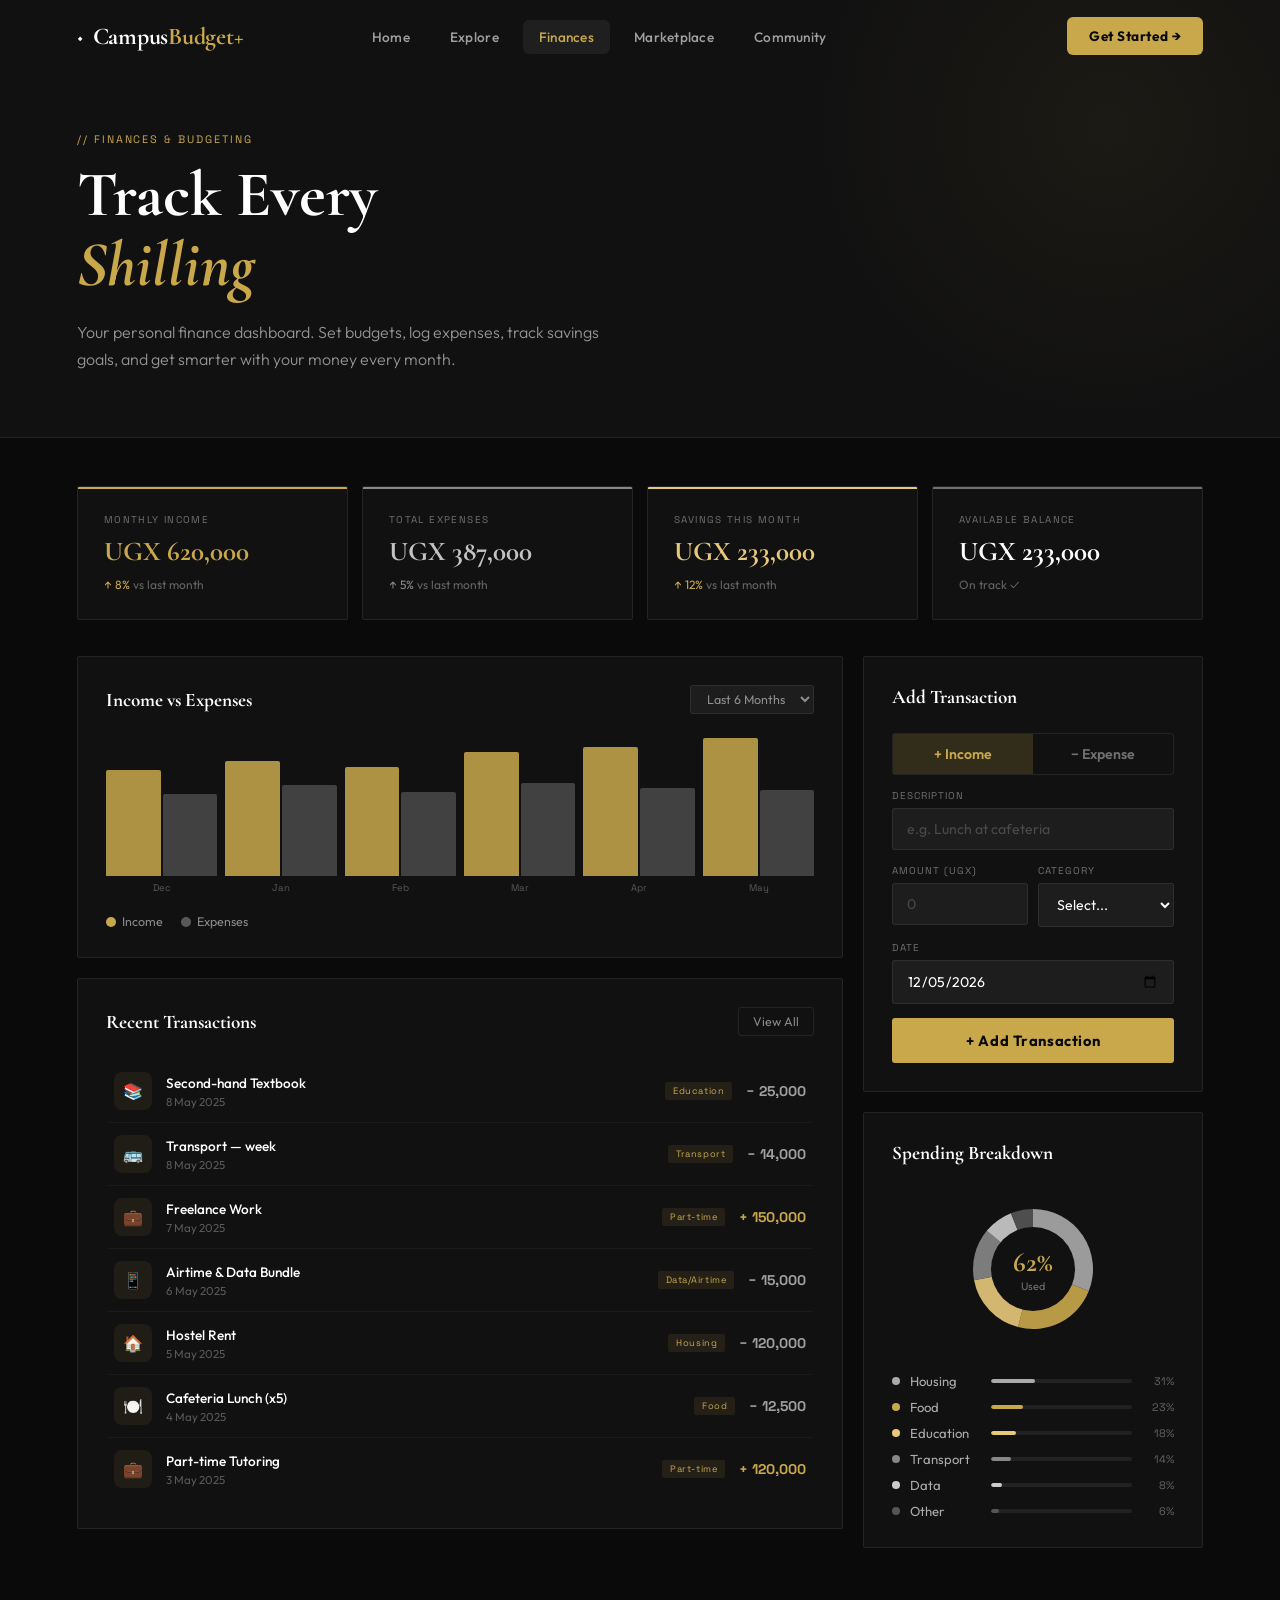
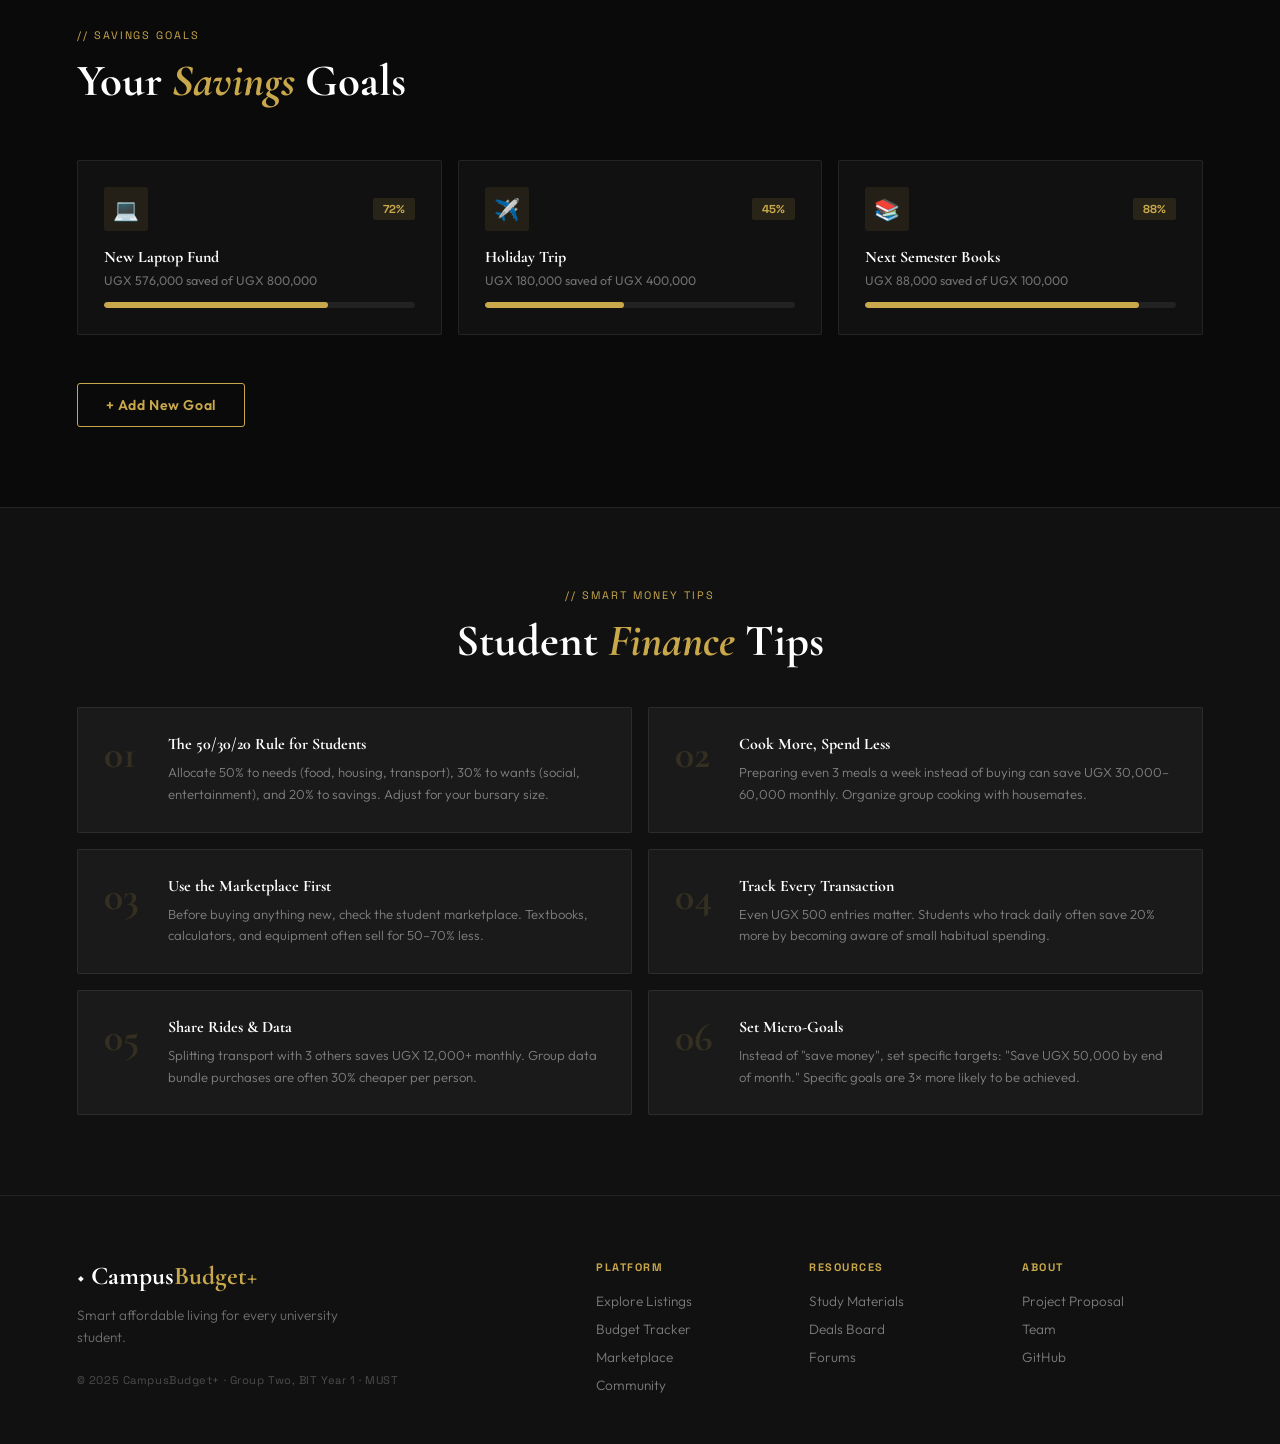
<file: Finances.html>
<!DOCTYPE html>
<html lang="en">
<head>
  <meta charset="UTF-8" />
  <meta name="viewport" content="width=device-width, initial-scale=1.0" />
  <title>Finances & Budget | UniThrive+</title>
  <link rel="preconnect" href="https://fonts.googleapis.com" />
  <link rel="preconnect" href="https://fonts.gstatic.com" crossorigin />
  <link href="https://fonts.googleapis.com/css2?family=Cormorant+Garamond:ital,wght@0,300;0,400;0,600;0,700;1,300;1,400;1,600&family=Outfit:wght@300;400;500;600;700&family=Space+Grotesk:wght@400;500;700&display=swap" rel="stylesheet" />
  <link rel="stylesheet" href="shared.css" />
  <style>
    /* ── OVERVIEW CARDS ── */
    .budget-dash { padding: 48px 6vw 80px; background: var(--black); }
    .overview-cards {
      display: grid;
      grid-template-columns: repeat(4, 1fr);
      gap: 14px;
      margin-bottom: 36px;
    }
    .ov-card {
      background: var(--black-2);
      border: 1px solid var(--border-dark);
      border-radius: 2px;
      padding: 26px;
      position: relative;
      overflow: hidden;
      transition: all 0.3s;
    }
    .ov-card:hover { border-color: rgba(201,168,76,0.3); transform: translateY(-2px); }
    .ov-card::before {
      content: '';
      position: absolute;
      top: 0; left: 0; right: 0;
      height: 2px;
    }
    .ov-card.income::before { background: var(--gold); }
    .ov-card.expenses::before { background: #888; }
    .ov-card.savings::before { background: var(--gold-light); }
    .ov-card.balance::before { background: rgba(255,255,255,0.4); }
    .ov-label {
      font-family: var(--font-mono);
      font-size: 0.62rem;
      letter-spacing: 0.14em;
      text-transform: uppercase;
      color: rgba(255,255,255,0.4);
      margin-bottom: 12px;
      display: block;
    }
    .ov-value {
      font-family: var(--font-display);
      font-size: 1.7rem;
      font-weight: 700;
      line-height: 1;
      margin-bottom: 8px;
    }
    .ov-card.income .ov-value { color: var(--gold); }
    .ov-card.expenses .ov-value { color: rgba(255,255,255,0.75); }
    .ov-card.savings .ov-value { color: var(--gold-light); }
    .ov-card.balance .ov-value { color: var(--white); }
    .ov-change {
      font-family: var(--font-body);
      font-size: 0.75rem;
      color: rgba(255,255,255,0.35);
    }
    .ov-change .up { color: var(--gold); }
    .ov-change .dn { color: rgba(255,255,255,0.5); }

    /* ── DASH LAYOUT ── */
    .dash-layout {
      display: grid;
      grid-template-columns: 1fr 340px;
      gap: 20px;
      align-items: start;
    }
    .dash-panel {
      background: var(--black-2);
      border: 1px solid var(--border-dark);
      border-radius: 2px;
      padding: 28px;
    }
    .panel-title {
      font-family: var(--font-display);
      font-size: 1.2rem;
      font-weight: 700;
      color: var(--white);
      margin-bottom: 24px;
      display: flex;
      align-items: center;
      justify-content: space-between;
    }
    .panel-action {
      background: none;
      border: 1px solid var(--border-dark);
      border-radius: 3px;
      padding: 6px 14px;
      font-family: var(--font-body);
      font-size: 0.78rem;
      color: rgba(255,255,255,0.5);
      cursor: pointer;
      transition: all 0.2s;
    }
    .panel-action:hover { border-color: var(--gold); color: var(--gold); }

    /* Bar Chart */
    .bar-chart {
      display: flex;
      align-items: flex-end;
      gap: 8px;
      height: 160px;
      margin-bottom: 16px;
      padding-bottom: 4px;
    }
    .bar-col {
      flex: 1;
      display: flex;
      flex-direction: column;
      align-items: center;
      gap: 6px;
      height: 100%;
      justify-content: flex-end;
    }
    .bar-wrap {
      width: 100%;
      display: flex;
      gap: 2px;
      align-items: flex-end;
      flex: 1;
    }
    .bar {
      flex: 1;
      border-radius: 2px 2px 0 0;
      min-height: 4px;
      transition: height 1s cubic-bezier(0.34, 1.56, 0.64, 1);
    }
    .bar.inc { background: var(--gold); opacity: 0.85; }
    .bar.exp { background: rgba(255,255,255,0.2); }
    .bar-label {
      font-family: var(--font-mono);
      font-size: 0.6rem;
      color: rgba(255,255,255,0.3);
    }
    .chart-legend {
      display: flex;
      gap: 18px;
    }
    .legend-item {
      display: flex;
      align-items: center;
      gap: 6px;
      font-family: var(--font-body);
      font-size: 0.78rem;
      color: rgba(255,255,255,0.5);
    }
    .legend-dot { width: 10px; height: 10px; border-radius: 50%; }

    /* Transactions */
    .transactions-list { display: flex; flex-direction: column; }
    .transaction {
      display: flex;
      align-items: center;
      gap: 14px;
      padding: 12px 8px;
      border-bottom: 1px solid rgba(255,255,255,0.04);
      border-radius: 3px;
      transition: background 0.15s;
    }
    .transaction:last-child { border-bottom: none; }
    .transaction:hover { background: rgba(255,255,255,0.02); }
    .txn-icon {
      width: 38px; height: 38px;
      border-radius: 8px;
      display: flex;
      align-items: center;
      justify-content: center;
      font-size: 1rem;
      flex-shrink: 0;
    }
    .txn-info { flex: 1; min-width: 0; }
    .txn-name {
      font-family: var(--font-body);
      font-size: 0.85rem;
      font-weight: 500;
      color: var(--white);
      margin-bottom: 2px;
      white-space: nowrap;
      overflow: hidden;
      text-overflow: ellipsis;
    }
    .txn-date {
      font-family: var(--font-body);
      font-size: 0.72rem;
      color: rgba(255,255,255,0.3);
    }
    .txn-cat {
      padding: 3px 8px;
      border-radius: 2px;
      font-family: var(--font-mono);
      font-size: 0.58rem;
      letter-spacing: 0.06em;
    }
    .txn-amount {
      font-family: var(--font-mono);
      font-size: 0.88rem;
      font-weight: 700;
    }
    .txn-amount.credit { color: var(--gold); }
    .txn-amount.debit { color: rgba(255,255,255,0.6); }

    /* Add Transaction Form */
    .add-form { display: flex; flex-direction: column; gap: 14px; }
    .form-row { display: grid; grid-template-columns: 1fr 1fr; gap: 10px; }
    .form-group { display: flex; flex-direction: column; gap: 6px; }
    .form-label {
      font-family: var(--font-mono);
      font-size: 0.62rem;
      letter-spacing: 0.1em;
      text-transform: uppercase;
      color: rgba(255,255,255,0.4);
    }
    .form-input, .form-select {
      background: rgba(255,255,255,0.05);
      border: 1px solid var(--border-dark);
      border-radius: 3px;
      padding: 11px 14px;
      font-family: var(--font-body);
      font-size: 0.88rem;
      color: var(--white);
      outline: none;
      transition: border-color 0.2s;
      width: 100%;
    }
    .form-input:focus, .form-select:focus { border-color: var(--gold); }
    .form-input::placeholder { color: rgba(255,255,255,0.2); }
    .form-select option { background: var(--black-2); }
    .type-toggle {
      display: grid;
      grid-template-columns: 1fr 1fr;
      border: 1px solid var(--border-dark);
      border-radius: 3px;
      overflow: hidden;
    }
    .type-btn {
      padding: 11px;
      border: none;
      background: none;
      font-family: var(--font-body);
      font-size: 0.88rem;
      font-weight: 600;
      cursor: pointer;
      color: rgba(255,255,255,0.4);
      transition: all 0.2s;
    }
    .type-btn.active.income { background: rgba(201,168,76,0.18); color: var(--gold); }
    .type-btn.active.expense { background: rgba(255,255,255,0.08); color: rgba(255,255,255,0.8); }
    .add-btn {
      width: 100%;
      padding: 13px;
      background: var(--gold);
      color: var(--black);
      border: none;
      border-radius: 3px;
      font-family: var(--font-body);
      font-size: 0.92rem;
      font-weight: 700;
      cursor: pointer;
      transition: all 0.3s;
      letter-spacing: 0.04em;
    }
    .add-btn:hover { background: var(--gold-light); transform: translateY(-1px); }

    /* Donut */
    .donut-wrap {
      position: relative;
      width: 160px; height: 160px;
      margin: 0 auto 24px;
    }
    .donut-svg { width: 160px; height: 160px; }
    .donut-center {
      position: absolute;
      inset: 0;
      display: flex;
      flex-direction: column;
      align-items: center;
      justify-content: center;
    }
    .donut-pct {
      font-family: var(--font-display);
      font-size: 1.7rem;
      font-weight: 700;
      color: var(--gold);
    }
    .donut-label {
      font-family: var(--font-body);
      font-size: 0.68rem;
      color: rgba(255,255,255,0.4);
    }
    .spending-cats { display: flex; flex-direction: column; gap: 10px; }
    .spending-cat { display: flex; align-items: center; gap: 10px; }
    .cat-dot { width: 8px; height: 8px; border-radius: 50%; flex-shrink: 0; }
    .cat-name {
      font-family: var(--font-body);
      font-size: 0.82rem;
      color: rgba(255,255,255,0.65);
      flex: 1;
    }
    .cat-bar-bg {
      flex: 2;
      height: 4px;
      background: rgba(255,255,255,0.07);
      border-radius: 10px;
      overflow: hidden;
    }
    .cat-bar-fill { height: 100%; border-radius: 10px; transition: width 1.2s ease; }
    .cat-pct {
      font-family: var(--font-mono);
      font-size: 0.68rem;
      color: rgba(255,255,255,0.35);
      width: 32px;
      text-align: right;
    }

    /* ── SAVINGS GOALS ── */
    .goals-section { padding: 0 6vw 80px; background: var(--black); }
    .goals-header {
      display: flex;
      align-items: flex-end;
      justify-content: space-between;
      margin-bottom: 32px;
    }
    .goals-grid {
      display: grid;
      grid-template-columns: repeat(3, 1fr);
      gap: 16px;
    }
    .goal-card {
      background: var(--black-2);
      border: 1px solid var(--border-dark);
      border-radius: 2px;
      padding: 26px;
      transition: all 0.3s;
    }
    .goal-card:hover {
      border-color: rgba(201,168,76,0.3);
      transform: translateY(-3px);
      box-shadow: 0 16px 40px rgba(0,0,0,0.3);
    }
    .goal-header-row {
      display: flex;
      align-items: center;
      justify-content: space-between;
      margin-bottom: 16px;
    }
    .goal-icon {
      width: 44px; height: 44px;
      border-radius: 3px;
      display: flex;
      align-items: center;
      justify-content: center;
      font-size: 1.3rem;
      background: rgba(201,168,76,0.1);
    }
    .goal-pct-badge {
      font-family: var(--font-mono);
      font-size: 0.72rem;
      font-weight: 700;
      color: var(--gold);
      background: rgba(201,168,76,0.12);
      padding: 4px 10px;
      border-radius: 2px;
    }
    .goal-name {
      font-family: var(--font-display);
      font-size: 1rem;
      font-weight: 700;
      color: var(--white);
      margin-bottom: 6px;
    }
    .goal-amounts {
      font-family: var(--font-body);
      font-size: 0.78rem;
      color: rgba(255,255,255,0.4);
      margin-bottom: 14px;
    }
    .goal-bar-bg {
      height: 6px;
      background: rgba(255,255,255,0.07);
      border-radius: 10px;
      overflow: hidden;
    }
    .goal-bar-fill {
      height: 100%;
      border-radius: 10px;
      background: var(--gold);
      transition: width 1.5s ease;
    }
    .add-goal-btn {
      margin-top: 24px;
      padding: 12px 28px;
      background: none;
      border: 1px solid var(--gold);
      border-radius: 3px;
      color: var(--gold);
      font-family: var(--font-body);
      font-size: 0.88rem;
      font-weight: 600;
      cursor: pointer;
      transition: all 0.3s;
      letter-spacing: 0.04em;
    }
    .add-goal-btn:hover { background: var(--gold); color: var(--black); }

    /* ── TIPS ── */
    .tips-section { padding: 80px 6vw; background: var(--black-2); border-top: 1px solid var(--border-dark); }
    .tips-grid {
      display: grid;
      grid-template-columns: repeat(2, 1fr);
      gap: 16px;
      margin-top: 40px;
    }
    .tip-card {
      display: flex;
      gap: 20px;
      background: var(--black-3);
      border: 1px solid var(--border-dark);
      border-radius: 2px;
      padding: 26px;
      transition: all 0.3s;
    }
    .tip-card:hover { border-color: rgba(201,168,76,0.2); }
    .tip-num {
      font-family: var(--font-display);
      font-size: 2.5rem;
      font-weight: 700;
      color: rgba(201,168,76,0.15);
      line-height: 1;
      flex-shrink: 0;
      width: 44px;
    }
    .tip-title {
      font-family: var(--font-display);
      font-size: 1rem;
      font-weight: 700;
      color: var(--white);
      margin-bottom: 8px;
    }
    .tip-text {
      font-family: var(--font-body);
      font-size: 0.82rem;
      color: rgba(255,255,255,0.45);
      line-height: 1.65;
      font-weight: 300;
    }

    @media (max-width: 1024px) {
      .overview-cards { grid-template-columns: repeat(2, 1fr); }
      .dash-layout { grid-template-columns: 1fr; }
      .goals-grid { grid-template-columns: repeat(2, 1fr); }
    }
    @media (max-width: 600px) {
      .overview-cards { grid-template-columns: 1fr 1fr; }
      .goals-grid, .tips-grid { grid-template-columns: 1fr; }
    }
  </style>
</head>
<body>
<nav class="navbar scrolled" id="navbar">
  <div class="nav-inner">
    <a href="index.html" class="nav-logo"><span class="logo-icon">◆</span><span>Campus<strong>Budget+</strong></span></a>
    <ul class="nav-links">
      <li><a href="index.html">Home</a></li>
      <li><a href="explore.html">Explore</a></li>
      <li><a href="finances.html" class="active">Finances</a></li>
      <li><a href="marketplace.html">Marketplace</a></li>
      <li><a href="community.html">Community</a></li>
    </ul>
    <div class="nav-actions"><a href="finances.html" class="nav-btn">Get Started →</a></div>
    <button class="nav-hamburger" id="hamburger"><span></span><span></span><span></span></button>
  </div>
</nav>
<div class="mobile-menu" id="mobileMenu">
  <a href="index.html">Home</a>
  <a href="explore.html">Explore</a>
  <a href="finances.html" class="active">Finances</a>
  <a href="marketplace.html">Marketplace</a>
  <a href="community.html">Community</a>
</div>

<div class="page-header">
  <div class="page-header-inner">
    <span class="section-tag">// Finances & Budgeting</span>
    <h1>Track Every<br><em>Shilling</em></h1>
    <p>Your personal finance dashboard. Set budgets, log expenses, track savings goals, and get smarter with your money every month.</p>
  </div>
</div>

<section class="budget-dash">
  <!-- Overview -->
  <div class="overview-cards">
    <div class="ov-card income reveal">
      <span class="ov-label">Monthly Income</span>
      <div class="ov-value">UGX 620,000</div>
      <span class="ov-change"><span class="up">↑ 8%</span> vs last month</span>
    </div>
    <div class="ov-card expenses reveal reveal-delay-1">
      <span class="ov-label">Total Expenses</span>
      <div class="ov-value">UGX 387,000</div>
      <span class="ov-change"><span class="dn">↑ 5%</span> vs last month</span>
    </div>
    <div class="ov-card savings reveal reveal-delay-2">
      <span class="ov-label">Savings This Month</span>
      <div class="ov-value">UGX 233,000</div>
      <span class="ov-change"><span class="up">↑ 12%</span> vs last month</span>
    </div>
    <div class="ov-card balance reveal reveal-delay-3">
      <span class="ov-label">Available Balance</span>
      <div class="ov-value">UGX 233,000</div>
      <span class="ov-change">On track ✓</span>
    </div>
  </div>

  <div class="dash-layout">
    <div style="display:flex;flex-direction:column;gap:20px;">
      <!-- Chart -->
      <div class="dash-panel reveal">
        <div class="panel-title">
          Income vs Expenses
          <select style="background:rgba(255,255,255,0.05);border:1px solid var(--border-dark);border-radius:3px;padding:5px 12px;color:rgba(255,255,255,0.5);font-family:var(--font-body);font-size:0.78rem;outline:none;">
            <option>Last 6 Months</option>
            <option>Last 3 Months</option>
            <option>This Year</option>
          </select>
        </div>
        <div class="bar-chart" id="barChart"></div>
        <div class="chart-legend">
          <div class="legend-item"><div class="legend-dot" style="background:var(--gold)"></div>Income</div>
          <div class="legend-item"><div class="legend-dot" style="background:rgba(255,255,255,0.3)"></div>Expenses</div>
        </div>
      </div>
      <!-- Transactions -->
      <div class="dash-panel reveal">
        <div class="panel-title">
          Recent Transactions
          <button class="panel-action">View All</button>
        </div>
        <div class="transactions-list" id="txnList"></div>
      </div>
    </div>

    <!-- Right col -->
    <div style="display:flex;flex-direction:column;gap:20px;">
      <!-- Add -->
      <div class="dash-panel reveal">
        <div class="panel-title">Add Transaction</div>
        <div class="add-form">
          <div class="type-toggle">
            <button class="type-btn active income" id="incomeBtn" onclick="setType('income')">+ Income</button>
            <button class="type-btn expense" id="expenseBtn" onclick="setType('expense')">− Expense</button>
          </div>
          <div class="form-group">
            <label class="form-label">Description</label>
            <input class="form-input" type="text" placeholder="e.g. Lunch at cafeteria" id="txnDesc" />
          </div>
          <div class="form-row">
            <div class="form-group">
              <label class="form-label">Amount (UGX)</label>
              <input class="form-input" type="number" placeholder="0" id="txnAmt" />
            </div>
            <div class="form-group">
              <label class="form-label">Category</label>
              <select class="form-select" id="txnCat">
                <option value="">Select...</option>
                <option>🍽️ Food</option>
                <option>🏠 Housing</option>
                <option>🚌 Transport</option>
                <option>📚 Education</option>
                <option>💊 Health</option>
                <option>👗 Clothing</option>
                <option>📱 Data/Airtime</option>
                <option>🎓 Bursary</option>
                <option>💼 Part-time</option>
                <option>🎁 Other</option>
              </select>
            </div>
          </div>
          <div class="form-group">
            <label class="form-label">Date</label>
            <input class="form-input" type="date" id="txnDate" />
          </div>
          <button class="add-btn" onclick="addTransaction()">+ Add Transaction</button>
        </div>
      </div>
      <!-- Donut -->
      <div class="dash-panel reveal">
        <div class="panel-title">Spending Breakdown</div>
        <div class="donut-wrap">
          <svg class="donut-svg" viewBox="0 0 160 160" id="donutSvg"></svg>
          <div class="donut-center">
            <span class="donut-pct">62%</span>
            <span class="donut-label">Used</span>
          </div>
        </div>
        <div class="spending-cats" id="spendingCats"></div>
      </div>
    </div>
  </div>
</section>

<!-- SAVINGS GOALS -->
<section class="goals-section">
  <div class="goals-header reveal">
    <div>
      <span class="section-tag">// Savings Goals</span>
      <h2 class="section-title">Your <em>Savings</em> Goals</h2>
    </div>
  </div>
  <div class="goals-grid">
    <div class="goal-card reveal">
      <div class="goal-header-row">
        <div class="goal-icon">💻</div>
        <span class="goal-pct-badge">72%</span>
      </div>
      <div class="goal-name">New Laptop Fund</div>
      <div class="goal-amounts">UGX 576,000 saved of UGX 800,000</div>
      <div class="goal-bar-bg"><div class="goal-bar-fill" style="width:72%;"></div></div>
    </div>
    <div class="goal-card reveal reveal-delay-1">
      <div class="goal-header-row">
        <div class="goal-icon">✈️</div>
        <span class="goal-pct-badge">45%</span>
      </div>
      <div class="goal-name">Holiday Trip</div>
      <div class="goal-amounts">UGX 180,000 saved of UGX 400,000</div>
      <div class="goal-bar-bg"><div class="goal-bar-fill" style="width:45%;"></div></div>
    </div>
    <div class="goal-card reveal reveal-delay-2">
      <div class="goal-header-row">
        <div class="goal-icon">📚</div>
        <span class="goal-pct-badge">88%</span>
      </div>
      <div class="goal-name">Next Semester Books</div>
      <div class="goal-amounts">UGX 88,000 saved of UGX 100,000</div>
      <div class="goal-bar-bg"><div class="goal-bar-fill" style="width:88%;"></div></div>
    </div>
  </div>
  <div style="margin-top:24px;">
    <button class="add-goal-btn">+ Add New Goal</button>
  </div>
</section>

<!-- TIPS -->
<section class="tips-section">
  <div class="reveal" style="text-align:center;">
    <span class="section-tag">// Smart Money Tips</span>
    <h2 class="section-title">Student <em>Finance</em> Tips</h2>
  </div>
  <div class="tips-grid">
    <div class="tip-card reveal">
      <div class="tip-num">01</div>
      <div>
        <div class="tip-title">The 50/30/20 Rule for Students</div>
        <p class="tip-text">Allocate 50% to needs (food, housing, transport), 30% to wants (social, entertainment), and 20% to savings. Adjust for your bursary size.</p>
      </div>
    </div>
    <div class="tip-card reveal reveal-delay-1">
      <div class="tip-num">02</div>
      <div>
        <div class="tip-title">Cook More, Spend Less</div>
        <p class="tip-text">Preparing even 3 meals a week instead of buying can save UGX 30,000–60,000 monthly. Organize group cooking with housemates.</p>
      </div>
    </div>
    <div class="tip-card reveal">
      <div class="tip-num">03</div>
      <div>
        <div class="tip-title">Use the Marketplace First</div>
        <p class="tip-text">Before buying anything new, check the student marketplace. Textbooks, calculators, and equipment often sell for 50–70% less.</p>
      </div>
    </div>
    <div class="tip-card reveal reveal-delay-1">
      <div class="tip-num">04</div>
      <div>
        <div class="tip-title">Track Every Transaction</div>
        <p class="tip-text">Even UGX 500 entries matter. Students who track daily often save 20% more by becoming aware of small habitual spending.</p>
      </div>
    </div>
    <div class="tip-card reveal">
      <div class="tip-num">05</div>
      <div>
        <div class="tip-title">Share Rides & Data</div>
        <p class="tip-text">Splitting transport with 3 others saves UGX 12,000+ monthly. Group data bundle purchases are often 30% cheaper per person.</p>
      </div>
    </div>
    <div class="tip-card reveal reveal-delay-1">
      <div class="tip-num">06</div>
      <div>
        <div class="tip-title">Set Micro-Goals</div>
        <p class="tip-text">Instead of "save money", set specific targets: "Save UGX 50,000 by end of month." Specific goals are 3× more likely to be achieved.</p>
      </div>
    </div>
  </div>
</section>

<footer class="footer">
  <div class="footer-inner">
    <div class="footer-brand">
      <div class="footer-logo">◆ Campus<strong>Budget+</strong></div>
      <p class="footer-tagline">Smart affordable living for every university student.</p>
      <p class="footer-copy">© 2025 CampusBudget+ · Group Two, BIT Year 1 · MUST</p>
    </div>
    <div class="footer-links">
      <div class="footer-col">
        <h4>Platform</h4>
        <a href="explore.html">Explore Listings</a>
        <a href="finances.html">Budget Tracker</a>
        <a href="marketplace.html">Marketplace</a>
        <a href="community.html">Community</a>
      </div>
      <div class="footer-col">
        <h4>Resources</h4>
        <a href="explore.html#resources">Study Materials</a>
        <a href="explore.html#deals">Deals Board</a>
        <a href="community.html#forum">Forums</a>
      </div>
      <div class="footer-col">
        <h4>About</h4>
        <a href="#">Project Proposal</a>
        <a href="#">Team</a>
        <a href="#">GitHub</a>
      </div>
    </div>
  </div>
</footer>

<script src="shared.js"></script>
<script>
  let currentType = 'income';
  function setType(type) {
    currentType = type;
    document.getElementById('incomeBtn').classList.toggle('active', type==='income');
    document.getElementById('incomeBtn').classList.toggle('income', type==='income');
    document.getElementById('expenseBtn').classList.toggle('active', type==='expense');
    document.getElementById('expenseBtn').classList.toggle('expense', type==='expense');
  }

  let transactions = [
    { id:1, desc:'Monthly Bursary', cat:'🎓 Bursary', amount:350000, type:'income', date:'2025-05-01' },
    { id:2, desc:'Part-time Tutoring', cat:'💼 Part-time', amount:120000, type:'income', date:'2025-05-03' },
    { id:3, desc:'Cafeteria Lunch (x5)', cat:'🍽️ Food', amount:12500, type:'expense', date:'2025-05-04' },
    { id:4, desc:'Hostel Rent', cat:'🏠 Housing', amount:120000, type:'expense', date:'2025-05-05' },
    { id:5, desc:'Airtime & Data Bundle', cat:'📱 Data/Airtime', amount:15000, type:'expense', date:'2025-05-06' },
    { id:6, desc:'Freelance Work', cat:'💼 Part-time', amount:150000, type:'income', date:'2025-05-07' },
    { id:7, desc:'Transport — week', cat:'🚌 Transport', amount:14000, type:'expense', date:'2025-05-08' },
    { id:8, desc:'Second-hand Textbook', cat:'📚 Education', amount:25000, type:'expense', date:'2025-05-08' },
  ];

  const catColors = {
    '🍽️ Food':'#C9A84C','🏠 Housing':'#aaa','🚌 Transport':'#888','📚 Education':'#E8C97A',
    '💊 Health':'#ccc','👗 Clothing':'#ddd','📱 Data/Airtime':'#999','🎓 Bursary':'#C9A84C',
    '💼 Part-time':'#E8C97A','🎁 Other':'#666',
  };

  function renderTransactions() {
    const list = document.getElementById('txnList');
    const recent = [...transactions].reverse().slice(0,7);
    list.innerHTML = recent.map(t => `
      <div class="transaction">
        <div class="txn-icon" style="background:rgba(201,168,76,0.08)">${t.cat.split(' ')[0]}</div>
        <div class="txn-info">
          <div class="txn-name">${t.desc}</div>
          <div class="txn-date">${new Date(t.date).toLocaleDateString('en-GB',{day:'numeric',month:'short',year:'numeric'})}</div>
        </div>
        <span class="txn-cat" style="background:rgba(201,168,76,0.1);color:var(--gold)">${t.cat.split(' ').slice(1).join(' ')}</span>
        <span class="txn-amount ${t.type==='income'?'credit':'debit'}">${t.type==='income'?'+':'−'} ${Number(t.amount).toLocaleString()}</span>
      </div>
    `).join('');
  }

  function addTransaction() {
    const desc = document.getElementById('txnDesc').value.trim();
    const amt = parseFloat(document.getElementById('txnAmt').value);
    const cat = document.getElementById('txnCat').value;
    const date = document.getElementById('txnDate').value || new Date().toISOString().split('T')[0];
    if (!desc||!amt||!cat) { alert('Please fill in description, amount, and category.'); return; }
    transactions.push({id:Date.now(),desc,cat,amount:amt,type:currentType,date});
    document.getElementById('txnDesc').value='';
    document.getElementById('txnAmt').value='';
    renderTransactions();
    renderDonut();
  }

  const chartData=[
    {month:'Dec',inc:480,exp:370},{month:'Jan',inc:520,exp:410},
    {month:'Feb',inc:490,exp:380},{month:'Mar',inc:560,exp:420},
    {month:'Apr',inc:580,exp:395},{month:'May',inc:620,exp:387},
  ];
  function renderBarChart() {
    const chart = document.getElementById('barChart');
    const maxVal = Math.max(...chartData.map(d=>Math.max(d.inc,d.exp)));
    chart.innerHTML = chartData.map(d=>`
      <div class="bar-col">
        <div class="bar-wrap">
          <div class="bar inc" style="height:${(d.inc/maxVal)*100}%"></div>
          <div class="bar exp" style="height:${(d.exp/maxVal)*100}%"></div>
        </div>
        <span class="bar-label">${d.month}</span>
      </div>
    `).join('');
  }

  const spendingData=[
    {name:'Housing',pct:31,color:'#aaaaaa'},
    {name:'Food',pct:23,color:'#C9A84C'},
    {name:'Education',pct:18,color:'#E8C97A'},
    {name:'Transport',pct:14,color:'#888888'},
    {name:'Data',pct:8,color:'#cccccc'},
    {name:'Other',pct:6,color:'#555555'},
  ];
  function renderDonut() {
    const svg = document.getElementById('donutSvg');
    const r=60,cx=80,cy=80;
    const circ=2*Math.PI*r;
    let offset=-Math.PI/2;
    let paths='';
    spendingData.forEach(seg=>{
      const frac=seg.pct/100;
      const x1=cx+r*Math.cos(offset),y1=cy+r*Math.sin(offset);
      offset+=frac*2*Math.PI;
      const x2=cx+r*Math.cos(offset),y2=cy+r*Math.sin(offset);
      const large=frac>0.5?1:0;
      paths+=`<path d="M ${cx} ${cy} L ${x1} ${y1} A ${r} ${r} 0 ${large} 1 ${x2} ${y2} Z" fill="${seg.color}" opacity="0.9"/>`;
    });
    paths+=`<circle cx="${cx}" cy="${cy}" r="42" fill="#111"/>`;
    svg.innerHTML=paths;
    document.getElementById('spendingCats').innerHTML=spendingData.map(s=>`
      <div class="spending-cat">
        <div class="cat-dot" style="background:${s.color}"></div>
        <span class="cat-name">${s.name}</span>
        <div class="cat-bar-bg"><div class="cat-bar-fill" style="width:${s.pct}%;background:${s.color}"></div></div>
        <span class="cat-pct">${s.pct}%</span>
      </div>
    `).join('');
  }

  document.getElementById('txnDate').value=new Date().toISOString().split('T')[0];
  renderBarChart();
  renderTransactions();
  renderDonut();
</script>
</body>
</html>
</file>
<file: shared.css>
/* ═══════════════════════════════════════════════════════════════
   CampusBudget+ · Shared Styles · Black / White / Grey / Gold
   ═══════════════════════════════════════════════════════════════ */

@import url('https://fonts.googleapis.com/css2?family=Cormorant+Garamond:ital,wght@0,300;0,400;0,600;0,700;1,300;1,400;1,600&family=Outfit:wght@300;400;500;600;700&family=Space+Grotesk:wght@400;500;700&display=swap');

/* ── TOKENS ── */
:root {
  --black:       #0A0A0A;
  --black-2:     #111111;
  --black-3:     #1A1A1A;
  --charcoal:    #222222;
  --grey-dark:   #333333;
  --grey:        #666666;
  --grey-mid:    #888888;
  --grey-light:  #BBBBBB;
  --off-white:   #F5F4F0;
  --white:       #FFFFFF;
  --gold:        #C9A84C;
  --gold-light:  #E8C97A;
  --gold-dark:   #9E7A2A;
  --gold-pale:   #F5EDD5;
  --border-dark: rgba(255,255,255,0.08);
  --border-light: rgba(0,0,0,0.1);
  --nav-h:       72px;

  /* Typography */
  --font-display: 'Cormorant Garamond', serif;
  --font-body:    'Outfit', sans-serif;
  --font-mono:    'Space Grotesk', sans-serif;
}

/* ── RESET ── */
*, *::before, *::after { box-sizing: border-box; margin: 0; padding: 0; }
html { scroll-behavior: smooth; }
body {
  font-family: var(--font-body);
  background: var(--black);
  color: var(--white);
  overflow-x: hidden;
  -webkit-font-smoothing: antialiased;
}
img { display: block; max-width: 100%; }
a { text-decoration: none; color: inherit; }
button { font-family: var(--font-body); }

/* ── SCROLLBAR ── */
::-webkit-scrollbar { width: 6px; }
::-webkit-scrollbar-track { background: var(--black); }
::-webkit-scrollbar-thumb { background: var(--gold-dark); border-radius: 3px; }

/* ══════════════════════════════════
   NAVBAR
══════════════════════════════════ */
.navbar {
  position: fixed;
  top: 0; left: 0; right: 0;
  z-index: 1000;
  height: var(--nav-h);
  display: flex;
  align-items: center;
  padding: 0 6vw;
  transition: all 0.4s ease;
  background: transparent;
}
.navbar.scrolled {
  background: rgba(10,10,10,0.96);
  backdrop-filter: blur(20px);
  border-bottom: 1px solid var(--border-dark);
}
.nav-inner {
  display: flex;
  align-items: center;
  width: 100%;
  gap: 0;
}
.nav-logo {
  display: flex;
  align-items: center;
  gap: 10px;
  font-family: var(--font-display);
  font-size: 1.5rem;
  font-weight: 700;
  color: var(--white);
  letter-spacing: -0.01em;
  white-space: nowrap;
}
.logo-icon {
  font-size: 1.3rem;
}
.nav-logo strong {
  color: var(--gold);
}
.nav-links {
  display: flex;
  list-style: none;
  gap: 8px;
  margin-left: auto;
  margin-right: auto;
}
.nav-links a {
  font-family: var(--font-body);
  font-size: 0.85rem;
  font-weight: 500;
  color: rgba(255,255,255,0.6);
  padding: 8px 16px;
  border-radius: 6px;
  letter-spacing: 0.02em;
  transition: all 0.2s;
}
.nav-links a:hover,
.nav-links a.active {
  color: var(--white);
  background: rgba(255,255,255,0.06);
}
.nav-links a.active {
  color: var(--gold);
}
.nav-actions {
  margin-left: auto;
  display: flex;
  align-items: center;
  gap: 12px;
}
.nav-btn {
  display: inline-flex;
  align-items: center;
  gap: 8px;
  background: var(--gold);
  color: var(--black);
  padding: 10px 22px;
  border-radius: 6px;
  font-family: var(--font-body);
  font-size: 0.85rem;
  font-weight: 700;
  letter-spacing: 0.04em;
  transition: all 0.3s;
  white-space: nowrap;
}
.nav-btn:hover {
  background: var(--gold-light);
  transform: translateY(-1px);
  box-shadow: 0 8px 24px rgba(201,168,76,0.35);
}
.nav-hamburger {
  display: none;
  flex-direction: column;
  gap: 5px;
  background: none;
  border: none;
  cursor: pointer;
  padding: 6px;
  margin-left: auto;
}
.nav-hamburger span {
  display: block;
  width: 24px;
  height: 1.5px;
  background: var(--white);
  transition: all 0.3s;
}
.mobile-menu {
  display: none;
  position: fixed;
  top: var(--nav-h);
  left: 0; right: 0;
  background: rgba(10,10,10,0.98);
  backdrop-filter: blur(20px);
  border-bottom: 1px solid var(--border-dark);
  padding: 24px 6vw 32px;
  z-index: 999;
  flex-direction: column;
  gap: 8px;
}
.mobile-menu.open { display: flex; }
.mobile-menu a {
  font-family: var(--font-body);
  font-size: 1rem;
  color: rgba(255,255,255,0.7);
  padding: 12px 0;
  border-bottom: 1px solid var(--border-dark);
  font-weight: 500;
  transition: color 0.2s;
}
.mobile-menu a:hover, .mobile-menu a.active { color: var(--gold); }

/* ══════════════════════════════════
   PAGE HEADER (inner pages)
══════════════════════════════════ */
.page-header {
  padding: calc(var(--nav-h) + 60px) 6vw 64px;
  background: var(--black-2);
  border-bottom: 1px solid var(--border-dark);
  position: relative;
  overflow: hidden;
}
.page-header::before {
  content: '';
  position: absolute;
  top: -40%;
  right: -10%;
  width: 600px;
  height: 600px;
  background: radial-gradient(circle, rgba(201,168,76,0.06) 0%, transparent 70%);
  pointer-events: none;
}
.page-header-inner {
  max-width: 700px;
  position: relative;
  z-index: 1;
}
.page-header h1 {
  font-family: var(--font-display);
  font-size: clamp(2.8rem, 5vw, 4.5rem);
  font-weight: 700;
  line-height: 1.1;
  color: var(--white);
  margin: 12px 0 18px;
}
.page-header h1 em {
  font-style: italic;
  color: var(--gold);
}
.page-header p {
  font-family: var(--font-body);
  font-size: 1rem;
  color: rgba(255,255,255,0.55);
  font-weight: 300;
  line-height: 1.7;
  max-width: 540px;
}

/* ══════════════════════════════════
   SECTION UTILITIES
══════════════════════════════════ */
.section-tag {
  font-family: var(--font-mono);
  font-size: 0.68rem;
  letter-spacing: 0.18em;
  text-transform: uppercase;
  color: var(--gold);
  display: block;
  margin-bottom: 14px;
}
.section-title {
  font-family: var(--font-display);
  font-size: clamp(2rem, 3.5vw, 3rem);
  font-weight: 700;
  line-height: 1.15;
  color: var(--white);
  margin-bottom: 20px;
}
.section-title.dark { color: var(--black); }
.section-title em { font-style: italic; color: var(--gold); }
.section-body {
  font-family: var(--font-body);
  font-size: 1rem;
  color: rgba(255,255,255,0.55);
  line-height: 1.75;
  font-weight: 300;
}
.section-body.dark { color: rgba(0,0,0,0.55); }

/* ══════════════════════════════════
   BUTTONS
══════════════════════════════════ */
.btn-gold {
  display: inline-flex;
  align-items: center;
  gap: 10px;
  background: var(--gold);
  color: var(--black);
  padding: 14px 32px;
  border-radius: 4px;
  font-family: var(--font-body);
  font-size: 0.88rem;
  font-weight: 700;
  letter-spacing: 0.06em;
  text-decoration: none;
  border: 2px solid var(--gold);
  cursor: pointer;
  transition: all 0.3s;
}
.btn-gold:hover {
  background: var(--gold-light);
  border-color: var(--gold-light);
  transform: translateY(-2px);
  box-shadow: 0 12px 32px rgba(201,168,76,0.3);
}
.btn-outline-white {
  display: inline-flex;
  align-items: center;
  gap: 10px;
  background: transparent;
  color: var(--white);
  padding: 14px 32px;
  border-radius: 4px;
  font-family: var(--font-body);
  font-size: 0.88rem;
  font-weight: 600;
  letter-spacing: 0.04em;
  text-decoration: none;
  border: 1px solid rgba(255,255,255,0.35);
  cursor: pointer;
  transition: all 0.3s;
}
.btn-outline-white:hover {
  border-color: var(--white);
  background: rgba(255,255,255,0.07);
}
.btn-outline-gold {
  display: inline-flex;
  align-items: center;
  gap: 10px;
  background: transparent;
  color: var(--gold);
  padding: 12px 28px;
  border-radius: 4px;
  font-family: var(--font-body);
  font-size: 0.85rem;
  font-weight: 600;
  letter-spacing: 0.04em;
  text-decoration: none;
  border: 1px solid var(--gold);
  cursor: pointer;
  transition: all 0.3s;
}
.btn-outline-gold:hover {
  background: var(--gold);
  color: var(--black);
}

/* ══════════════════════════════════
   FOOTER
══════════════════════════════════ */
.footer {
  background: var(--black-2);
  border-top: 1px solid var(--border-dark);
  padding: 64px 6vw 40px;
}
.footer-inner {
  display: grid;
  grid-template-columns: 1.5fr 2fr;
  gap: 64px;
}
.footer-logo {
  font-family: var(--font-display);
  font-size: 1.6rem;
  font-weight: 700;
  color: var(--white);
  margin-bottom: 14px;
}
.footer-logo strong { color: var(--gold); }
.footer-tagline {
  font-family: var(--font-body);
  font-size: 0.85rem;
  color: rgba(255,255,255,0.4);
  font-weight: 300;
  line-height: 1.6;
  margin-bottom: 10px;
  max-width: 280px;
}
.footer-copy {
  font-family: var(--font-mono);
  font-size: 0.7rem;
  color: rgba(255,255,255,0.25);
  letter-spacing: 0.05em;
  margin-top: 24px;
}
.footer-links {
  display: grid;
  grid-template-columns: repeat(3, 1fr);
  gap: 32px;
}
.footer-col h4 {
  font-family: var(--font-mono);
  font-size: 0.68rem;
  letter-spacing: 0.14em;
  text-transform: uppercase;
  color: var(--gold);
  margin-bottom: 18px;
}
.footer-col a {
  display: block;
  font-family: var(--font-body);
  font-size: 0.85rem;
  color: rgba(255,255,255,0.45);
  font-weight: 300;
  margin-bottom: 10px;
  transition: color 0.2s;
}
.footer-col a:hover { color: var(--white); }
.footer-divider {
  height: 1px;
  background: var(--border-dark);
  margin: 32px 0 24px;
}
.footer-bottom {
  display: flex;
  align-items: center;
  justify-content: space-between;
  font-family: var(--font-body);
  font-size: 0.78rem;
  color: rgba(255,255,255,0.3);
}
.footer-bottom-links {
  display: flex;
  gap: 20px;
}
.footer-bottom-links a {
  color: rgba(255,255,255,0.3);
  transition: color 0.2s;
}
.footer-bottom-links a:hover { color: var(--gold); }

/* ══════════════════════════════════
   REVEAL ANIMATIONS
══════════════════════════════════ */
.reveal {
  opacity: 0;
  transform: translateY(32px);
  transition: opacity 0.7s ease, transform 0.7s ease;
}
.reveal.visible {
  opacity: 1;
  transform: translateY(0);
}
.reveal-delay-1 { transition-delay: 0.1s; }
.reveal-delay-2 { transition-delay: 0.2s; }
.reveal-delay-3 { transition-delay: 0.3s; }
.reveal-delay-4 { transition-delay: 0.4s; }

@keyframes fadeUp {
  from { opacity: 0; transform: translateY(24px); }
  to   { opacity: 1; transform: translateY(0); }
}
@keyframes fadeIn {
  from { opacity: 0; }
  to   { opacity: 1; }
}
@keyframes pulse {
  0%,100% { opacity: 1; transform: scale(1); }
  50% { opacity: 0.5; transform: scale(0.8); }
}

/* ══════════════════════════════════
   RESPONSIVE
══════════════════════════════════ */
@media (max-width: 900px) {
  .nav-links, .nav-actions { display: none; }
  .nav-hamburger { display: flex; }
  .footer-inner { grid-template-columns: 1fr; gap: 40px; }
  .footer-links { grid-template-columns: repeat(2, 1fr); }
}
@media (max-width: 600px) {
  .footer-links { grid-template-columns: 1fr; }
  .footer-bottom { flex-direction: column; gap: 12px; text-align: center; }
}
</file>
